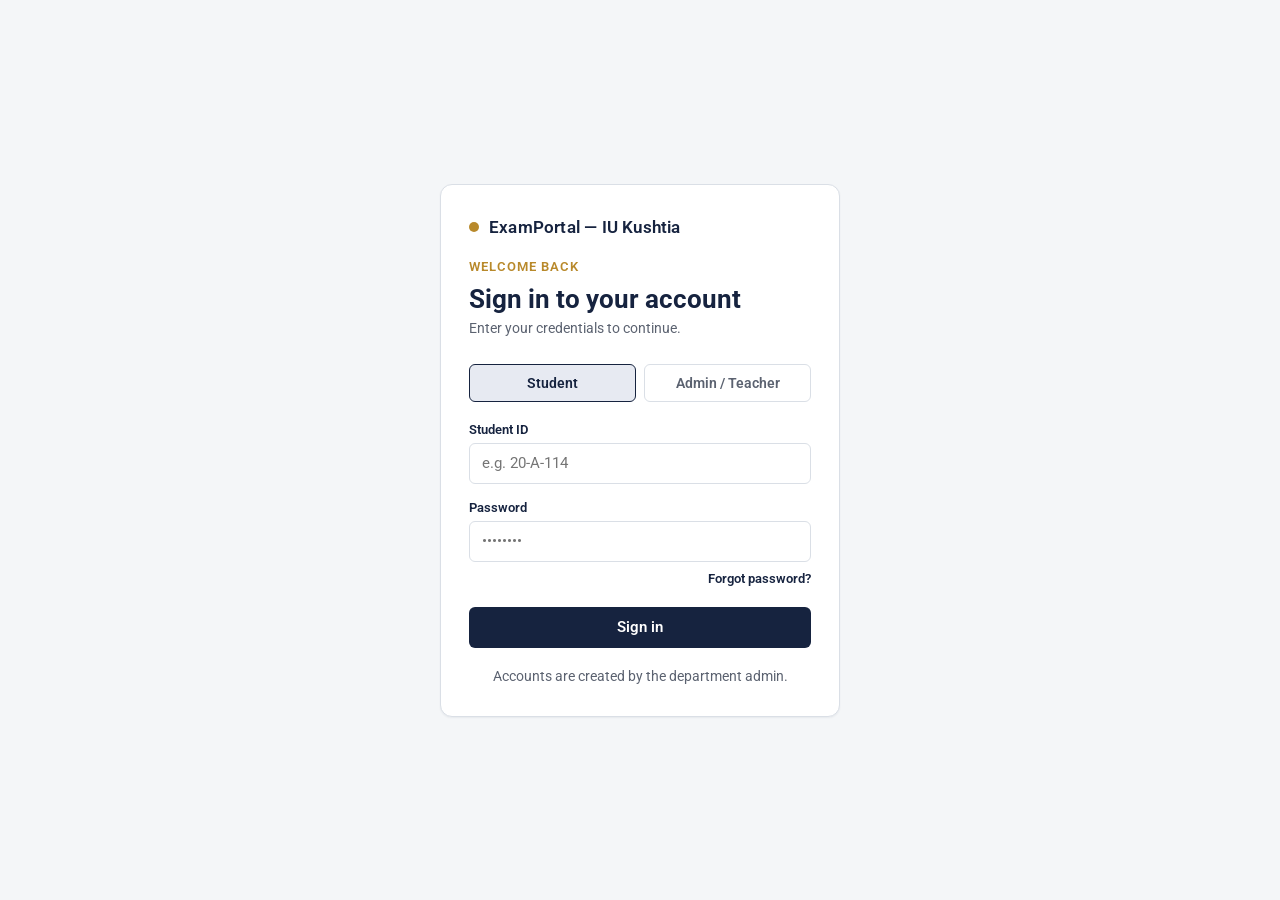
<file: index.html>
<!DOCTYPE html>
<html lang="en">
<head>
  <meta charset="UTF-8">
  <meta http-equiv="refresh" content="0; url=login.html">
  <title>ExamPortal</title>
  <link rel="canonical" href="login.html">
  <script>location.replace('login.html');</script>
</head>
<body>
  <p>Redirecting to <a href="login.html">sign in</a>…</p>
</body>
</html>
</file>
<file: assets/css/style.css>
/* ============================================================
   Online Exam Management System - Shared Styles
   ============================================================ */

@import url('https://fonts.googleapis.com/css2?family=Roboto:ital,wght@0,400;0,500;0,600;0,700;1,500&family=IBM+Plex+Mono:wght@500;600&display=swap');

:root {
  --navy: #16233F;
  --navy-light: #22345C;
  --navy-pale: #E7EAF2;
  --paper: #F4F6F8;
  --card: #FFFFFF;
  --ink: #1F2430;
  --ink-soft: #5B6270;
  --line: #DADFE6;
  --gold: #B8892B;
  --gold-light: #F1E4C6;
  --green: #2F7D5A;
  --green-pale: #E4F1EA;
  --red: #ff0000;
  --red-pale: #ffe6e6;

  --radius: 8px;
  --shadow-sm: 0 1px 2px rgba(22, 35, 63, 0.06);
  --shadow-md: 0 4px 16px rgba(22, 35, 63, 0.10);
}

* { box-sizing: border-box; }

body {
  margin: 0;
  font-family: 'Roboto', system-ui, sans-serif;
  background: var(--paper);
  color: var(--ink);
  -webkit-font-smoothing: antialiased;
}

h1, h2, h3, .display {
  font-family: 'Roboto', Georgia, serif;
  color: var(--navy);
  margin: 0;
}

a { color: inherit; text-decoration: none; }

button {
  font-family: inherit;
  cursor: pointer;
  border: none;
}

/* -------------------- Layout shells -------------------- */

.auth-shell {
  min-height: 100vh;
  display: flex;
  align-items: center;
  justify-content: center;
  padding: 40px 24px;
  background:
    radial-gradient(ellipse at top, rgba(22, 35, 63, 0.06), transparent 55%),
    var(--bg);
}

.auth-side { display: none !important; }

.auth-main {
  display: flex;
  align-items: center;
  justify-content: center;
  width: 100%;
  max-width: 420px;
  padding: 0;
}

.auth-card {
  width: 100%;
  max-width: 400px;
  background: var(--card);
  border: 1px solid var(--line);
  border-radius: 12px;
  padding: 32px 28px;
  box-shadow: var(--shadow-sm);
}

.auth-card .brand-mark {
  margin-bottom: 22px;
  color: var(--navy);
  font-size: 17px;
}

.brand-mark {
  display: flex;
  align-items: center;
  gap: 10px;
  font-family: 'Roboto', serif;
  font-weight: 600;
  font-size: 18px;
  letter-spacing: 0.2px;
}

.brand-mark .dot {
  width: 10px;
  height: 10px;
  border-radius: 50%;
  background: var(--gold);
}

.step { display: none; }
.step.active { display: block; }


.auth-card .eyebrow {
  font-size: 12.5px;
  font-weight: 600;
  letter-spacing: 0.08em;
  text-transform: uppercase;
  color: var(--gold);
  margin-bottom: 10px;
}

.auth-card h1 { font-size: 26px; margin-bottom: 6px; }
.auth-card .hint { color: var(--ink-soft); font-size: 14px; margin-bottom: 28px; }

.field { margin-bottom: 16px; }

.field label {
  display: block;
  font-size: 13px;
  font-weight: 600;
  color: var(--navy);
  margin-bottom: 6px;
}

.field input, .field select, .field textarea {
  width: 100%;
  padding: 11px 12px;
  border: 1px solid var(--line);
  border-radius: 6px;
  font-size: 14.5px;
  font-family: inherit;
  background: var(--card);
  color: var(--ink);
}

.field input:focus, .field select:focus, .field textarea:focus,
button:focus-visible, .tab:focus-visible, .role-option:focus-visible {
  outline: 2px solid var(--navy-light);
  outline-offset: 2px;
}

.role-toggle {
  display: grid;
  grid-template-columns: 1fr 1fr;
  gap: 8px;
  margin-bottom: 20px;
}

.role-option {
  border: 1px solid var(--line);
  border-radius: 6px;
  padding: 10px;
  text-align: center;
  font-size: 13.5px;
  font-weight: 600;
  color: var(--ink-soft);
  background: var(--card);
}

.role-option.active {
  border-color: var(--navy);
  background: var(--navy-pale);
  color: var(--navy);
}

.btn-primary {
  width: 100%;
  padding: 12px;
  background: var(--navy);
  color: #fff;
  border-radius: 6px;
  font-weight: 600;
  font-size: 14.5px;
  transition: background 0.15s ease;
}
.btn-primary:hover { background: var(--navy-light); }

.btn-secondary {
  padding: 10px 16px;
  background: var(--card);
  border: 1px solid var(--line);
  border-radius: 6px;
  font-weight: 600;
  font-size: 13.5px;
  color: var(--navy);
}
.btn-secondary:hover { border-color: var(--navy); }

.btn-ghost {
  background: transparent;
  color: var(--ink-soft);
  font-size: 13px;
  padding: 6px 8px;
}

.form-foot {
  margin-top: 20px;
  font-size: 13.5px;
  color: var(--ink-soft);
  text-align: center;
}
.form-foot a { color: var(--navy); font-weight: 600; }

.error-text {
  font-size: 12.5px;
  color: var(--red);
  margin-top: -10px;
  margin-bottom: 14px;
  display: none;
}
.error-text.show { display: block; }

/* -------------------- App shell (dashboards) -------------------- */

.app-shell {
  display: grid;
  grid-template-columns: 232px 1fr;
  height: 100vh;
  overflow: hidden;
}

@media (max-width: 860px) {
  .app-shell { grid-template-columns: 1fr; height: auto; overflow: visible; }
  .sidebar { display: none; }
}

.sidebar {
  background: var(--navy);
  color: #fff;
  padding: 24px 16px;
  display: flex;
  flex-direction: column;
  height: 100vh;
  overflow-y: auto;
}

.sidebar .brand-mark { padding: 0 8px 24px; color: #fff; }

.side-label {
  font-size: 11px;
  letter-spacing: 0.08em;
  text-transform: uppercase;
  color: rgba(255,255,255,0.4);
  padding: 0 8px;
  margin: 18px 0 8px;
}

.side-link {
  display: flex;
  align-items: center;
  gap: 10px;
  padding: 10px 10px;
  border-radius: 6px;
  font-size: 14px;
  color: rgba(255,255,255,0.78);
  margin-bottom: 2px;
  cursor: pointer;
}

.side-link .ico {
  width: 18px; height: 18px;
  display: inline-flex;
  align-items: center;
  justify-content: center;
  font-size: 13px;
  color: #fff;
  opacity: 0.75;
}

.side-link:hover .ico, .side-link.active .ico { opacity: 1; }

.side-link:hover { background: rgba(255,255,255,0.06); color: #fff; }
.side-link.active {
  background: rgba(255,255,255,0.10);
  color: #fff;
  box-shadow: inset 3px 0 0 var(--gold);
}

.sidebar .user-card {
  margin-top: auto;
  padding: 12px;
  background: rgba(255,255,255,0.06);
  border-radius: 8px;
  font-size: 13px;
}
.sidebar .user-card .name { font-weight: 600; margin-bottom: 2px; }
.sidebar .user-card .role { color: rgba(255,255,255,0.5); font-size: 12px; }
.sidebar .logout-link { color: rgba(255,255,255,0.55); font-size: 12.5px; margin-top: 8px; display: inline-block; }
.sidebar .logout-link:hover { color: #fff; }

.main {
  display: flex;
  flex-direction: column;
  max-width: none;
  width: 100%;
  height: 100vh;
  overflow: hidden;
  padding: 0;
}

.main-content {
  flex: 1;
  overflow-y: auto;
  padding: 24px 36px 60px;
  max-width: 1180px;
  width: 100%;
}

@media (max-width: 860px) {
  .main { height: auto; overflow-y: visible; }
  .main-content { overflow-y: visible; }
}

.app-top-header {
  display: flex;
  align-items: center;
  justify-content: space-between;
  gap: 16px;
  padding: 14px 28px;
  background: #fff;
  border-bottom: 1px solid var(--line);
  position: sticky;
  top: 0;
  z-index: 10;
  flex-shrink: 0;
}

.header-breadcrumb {
  display: flex;
  align-items: center;
  gap: 8px;
  font-size: 14px;
  min-width: 0;
}

.crumb-root {
  color: var(--ink-soft);
  white-space: nowrap;
}

.crumb-sep {
  color: var(--ink-soft);
  opacity: 0.6;
}

.crumb-current {
  color: var(--ink);
  font-weight: 700;
  white-space: nowrap;
  overflow: hidden;
  text-overflow: ellipsis;
}

.header-right {
  display: flex;
  align-items: center;
  gap: 12px;
  margin-left: auto;
  flex-shrink: 0;
}

.header-profile-chip {
  display: inline-flex;
  align-items: center;
  gap: 10px;
  border: 0;
  background: transparent;
  cursor: pointer;
  padding: 4px 6px 4px 4px;
  border-radius: 999px;
  text-align: left;
}

.header-profile-chip:hover {
  background: var(--navy-pale);
}

.header-profile-text {
  display: flex;
  flex-direction: column;
  line-height: 1.25;
  max-width: 180px;
}

.header-profile-name {
  font-size: 13.5px;
  font-weight: 700;
  color: var(--ink);
  white-space: nowrap;
  overflow: hidden;
  text-overflow: ellipsis;
}

.header-profile-meta {
  font-size: 12px;
  color: var(--ink-soft);
  white-space: nowrap;
  overflow: hidden;
  text-overflow: ellipsis;
}

@media (max-width: 640px) {
  .header-profile-text { display: none; }
  .app-top-header { padding: 12px 16px; }
  .main-content { padding: 20px 16px 48px; }
}

.page-title-block {
  margin-bottom: 20px;
}
.page-title-block h1 {
  font-size: 22px;
  margin: 0 0 4px;
  color: var(--navy);
}
.page-title-block p {
  margin: 0;
  font-size: 14px;
  color: var(--ink-soft);
}

.content-toolbar {
  display: flex;
  align-items: center;
  justify-content: flex-end;
  gap: 10px;
  margin-bottom: 18px;
  min-height: 40px;
}

.content-toolbar.with-title {
  justify-content: space-between;
  gap: 16px;
}

.content-toolbar .page-title-block {
  margin-bottom: 0;
  flex: 1;
  min-width: 0;
}

.topbar {
  display: flex;
  align-items: center;
  justify-content: space-between;
  margin-bottom: 24px;
  flex-wrap: wrap;
  gap: 12px;
}

.topbar h1 { font-size: 24px; }
.topbar .sub { color: var(--ink-soft); font-size: 14px; margin-top: 4px; }

.app-header-main { flex: 1; min-width: 180px; }

.app-header-actions {
  display: flex;
  align-items: center;
  gap: 10px;
  margin-left: auto;
}

.topbar-cta { margin-left: 12px; }

.notif-wrap { position: relative; }

.notif-btn {
  position: relative;
  width: 40px;
  height: 40px;
  border-radius: 50%;
  border: 1px solid var(--line);
  background: #fff;
  color: var(--navy);
  display: inline-flex;
  align-items: center;
  justify-content: center;
  cursor: pointer;
}

.notif-btn:hover { background: var(--navy-pale); }

.notif-badge {
  position: absolute;
  top: -2px;
  right: -2px;
  min-width: 18px;
  height: 18px;
  padding: 0 5px;
  border-radius: 999px;
  background: #ff0000;
  color: #fff;
  font-size: 10px;
  font-weight: 700;
  display: inline-flex;
  align-items: center;
  justify-content: center;
  line-height: 1;
}

.notif-modal-list {
  max-height: 360px;
  overflow: auto;
  margin: 0 -6px;
  padding: 4px 0 8px;
}

.notif-modal-list .notif-item {
  border-radius: 8px;
  border-bottom: 0;
  margin-bottom: 4px;
}

.notif-dropdown {
  display: none !important;
}

.notif-empty {
  padding: 18px 16px;
  color: var(--ink-soft);
  font-size: 13px;
  text-align: center;
}

.notif-item {
  display: block;
  width: 100%;
  text-align: left;
  padding: 12px 14px;
  border: 0;
  border-bottom: 1px solid var(--line);
  background: #fff;
  cursor: pointer;
}

.notif-item:last-child { border-bottom: 0; }
.notif-item.unread { background: #f8fafc; }
.notif-item:hover { background: var(--navy-pale); }
.notif-item .notif-title { font-size: 13px; font-weight: 600; color: var(--ink); margin-bottom: 3px; }
.notif-item .notif-body { font-size: 12px; color: var(--ink-soft); line-height: 1.45; }
.notif-item .notif-time { font-size: 11px; color: var(--ink-soft); margin-top: 4px; }

.profile-avatar-btn {
  width: 38px;
  height: 38px;
  border-radius: 50%;
  border: 2px solid var(--line);
  background: var(--navy);
  color: #fff;
  font-size: 12px;
  font-weight: 700;
  display: inline-flex;
  align-items: center;
  justify-content: center;
  overflow: hidden;
  flex-shrink: 0;
}

.profile-avatar-btn img {
  width: 100%;
  height: 100%;
  object-fit: cover;
}

.profile-modal-head {
  display: flex;
  align-items: center;
  gap: 14px;
  margin-bottom: 16px;
}

.profile-modal-head .avatar-circle {
  width: 56px;
  height: 56px;
  font-size: 18px;
}

.tabs {
  display: flex;
  gap: 4px;
  border-bottom: 1px solid var(--line);
  margin-bottom: 24px;
  overflow-x: auto;
}

.tab {
  padding: 10px 16px;
  font-size: 13.5px;
  font-weight: 600;
  color: var(--ink-soft);
  border-bottom: 2px solid transparent;
  background: transparent;
  white-space: nowrap;
}
.tab.active { color: var(--navy); border-bottom-color: var(--gold); }

.tab-panel { display: none; }
.tab-panel.active { display: block; }

.stat-row {
  display: grid;
  grid-template-columns: repeat(auto-fit, minmax(180px, 1fr));
  gap: 14px;
  margin-bottom: 26px;
}

.stat-card {
  background: var(--card);
  border: 1px solid var(--line);
  border-radius: var(--radius);
  padding: 16px 18px;
}
.stat-card .num { font-family: 'Roboto', serif; font-size: 26px; color: var(--navy); font-weight: 600; }
.stat-card .label { font-size: 12.5px; color: var(--ink-soft); margin-top: 2px; }

.card {
  background: var(--card);
  border: 1px solid var(--line);
  border-radius: var(--radius);
  box-shadow: var(--shadow-sm);
}

.card-head {
  padding: 16px 20px;
  border-bottom: 1px solid var(--line);
  display: flex;
  align-items: center;
  justify-content: space-between;
  gap: 10px;
  flex-wrap: wrap;
}
.card-head h3 { font-size: 16px; }
.card-body { padding: 18px 20px; }

/* -------------------- Tables -------------------- */

table { width: 100%; border-collapse: collapse; font-size: 13.5px; }
th {
  text-align: left;
  font-size: 11.5px;
  letter-spacing: 0.05em;
  text-transform: uppercase;
  color: var(--ink-soft);
  padding: 10px 12px;
  border-bottom: 1px solid var(--line);
}
td { padding: 12px; border-bottom: 1px solid var(--line); vertical-align: middle; }
tr:last-child td { border-bottom: none; }

/* -------------------- Stamp / status badge (signature element) -------------------- */

.stamp {
  display: inline-flex;
  align-items: center;
  gap: 5px;
  font-family: 'IBM Plex Mono', monospace;
  font-size: 10.5px;
  font-weight: 600;
  letter-spacing: 0.06em;
  text-transform: uppercase;
  padding: 4px 9px;
  border-radius: 3px;
  border: 1.5px solid currentColor;
  transform: rotate(-1.2deg);
}
.stamp.live { color: var(--green); background: var(--green-pale); }
.stamp.upcoming { color: var(--gold); background: var(--gold-light); }
.stamp.closed { color: #ff0000; background: var(--red-pale); border-color: #ff0000; }
.stamp.missed { color: #ff0000; background: var(--red-pale); border-color: #ff0000; }
.stamp.draft { color: var(--ink-soft); background: var(--navy-pale); border-color: var(--ink-soft); }

.stamp::before { content: "●"; font-size: 7px; }

/* -------------------- Buttons in tables -------------------- */

.row-actions { display: flex; gap: 6px; }
.icon-btn {
  width: 30px; height: 30px;
  display: inline-flex;
  align-items: center;
  justify-content: center;
  border: 1px solid var(--line);
  border-radius: 6px;
  background: var(--card);
  color: var(--ink-soft);
  font-size: 14px;
}
.icon-btn:hover { border-color: var(--navy); color: var(--navy); }
.icon-btn.danger { border-color: var(--red); color: var(--red); }
.icon-btn.danger:hover { background: var(--red-pale); }

/* -------------------- Question builder -------------------- */

.q-block {
  border: 1px solid var(--line);
  border-radius: var(--radius);
  padding: 16px 18px;
  margin-bottom: 14px;
  position: relative;
}
.q-block .q-num {
  font-family: 'IBM Plex Mono', monospace;
  font-size: 12px;
  color: var(--gold);
  font-weight: 600;
  margin-bottom: 8px;
  display: block;
}
.opt-row {
  display: flex;
  align-items: center;
  gap: 10px;
  margin-bottom: 8px;
}
.opt-row input[type="text"] {
  flex: 1;
  padding: 9px 11px;
  border: 1px solid var(--line);
  border-radius: 6px;
  font-size: 13.5px;
}
.opt-bubble {
  width: 22px; height: 22px;
  border-radius: 50%;
  border: 2px solid var(--line);
  flex-shrink: 0;
  cursor: pointer;
  position: relative;
}
.opt-row input[type="radio"] { display: none; }
.opt-row input[type="radio"]:checked + .opt-bubble {
  border-color: var(--green);
  background: var(--green);
}
.opt-row input[type="radio"]:checked + .opt-bubble::after {
  content: "✓";
  color: #fff;
  font-size: 12px;
  position: absolute;
  inset: 0;
  display: flex;
  align-items: center;
  justify-content: center;
}

/* -------------------- Exam-taking bubble sheet -------------------- */

.omr-option {
  display: flex;
  align-items: center;
  gap: 12px;
  padding: 11px 14px;
  border: 1px solid var(--line);
  border-radius: 7px;
  margin-bottom: 9px;
  cursor: pointer;
  transition: border-color .12s ease, background .12s ease;
}
.omr-option:hover { border-color: var(--navy-light); }
.omr-option input[type="radio"] { display: none; }

.omr-letter {
  width: 26px; height: 26px;
  border: 1.5px solid var(--line);
  border-radius: 50%;
  display: flex;
  align-items: center;
  justify-content: center;
  font-family: 'IBM Plex Mono', monospace;
  font-size: 12px;
  font-weight: 600;
  color: var(--ink-soft);
  flex-shrink: 0;
}
.omr-option input:checked ~ .omr-letter {
  background: var(--navy);
  border-color: var(--navy);
  color: #fff;
}
.omr-option input:checked ~ .omr-text { color: var(--navy); font-weight: 600; }
.omr-option:has(input:checked) { border-color: var(--navy); background: var(--navy-pale); }

.exam-timer {
  font-family: 'IBM Plex Mono', monospace;
  font-size: 20px;
  font-weight: 600;
  color: var(--navy);
  padding: 8px 16px;
  border: 1.5px solid var(--line);
  border-radius: 7px;
  background: var(--card);
}
.exam-timer.low { color: var(--red); border-color: var(--red); background: var(--red-pale); }

.jump-grid {
  display: grid;
  grid-template-columns: repeat(5, 1fr);
  gap: 7px;
}
.jump-cell {
  aspect-ratio: 1;
  border: 1px solid var(--line);
  border-radius: 5px;
  background: var(--card);
  font-family: 'IBM Plex Mono', monospace;
  font-size: 12.5px;
  font-weight: 600;
  color: var(--ink-soft);
  display: flex;
  align-items: center;
  justify-content: center;
}
.jump-cell.answered { background: var(--navy-pale); border-color: var(--navy-light); color: var(--navy); }
.jump-cell.current { background: var(--navy); border-color: var(--navy); color: #fff; }

.progress-track {
  height: 5px;
  background: var(--navy-pale);
  border-radius: 3px;
  overflow: hidden;
  margin-top: 10px;
}
.progress-fill { height: 100%; background: var(--gold); border-radius: 3px; }

/* -------------------- Result page -------------------- */

.score-ring-wrap {
  display: flex;
  align-items: center;
  gap: 26px;
  flex-wrap: wrap;
}

.score-num {
  font-family: 'Roboto', serif;
  font-size: 44px;
  font-weight: 700;
  color: var(--navy);
}
.score-total { font-size: 16px; color: var(--ink-soft); font-weight: 500; }

.review-row {
  display: flex;
  gap: 10px;
  padding: 12px 0;
  border-bottom: 1px solid var(--line);
  font-size: 13.5px;
}
.review-row:last-child { border-bottom: none; }
.review-mark {
  width: 20px; height: 20px;
  border-radius: 50%;
  flex-shrink: 0;
  display: flex;
  align-items: center;
  justify-content: center;
  font-size: 11px;
  font-weight: 700;
  color: #fff;
  margin-top: 1px;
}
.review-mark.correct { background: var(--green); }
.review-mark.wrong { background: var(--red); }

.badge {
  font-size: 11px;
  font-weight: 600;
  padding: 3px 8px;
  border-radius: 4px;
  background: var(--navy-pale);
  color: var(--navy);
}

.empty-state {
  text-align: center;
  padding: 46px 20px;
  color: var(--ink-soft);
}
.empty-state .glyph { font-size: 28px; margin-bottom: 10px; }
.empty-state h4 { color: var(--navy); font-size: 15px; margin-bottom: 4px; }
.empty-state p { font-size: 13.5px; margin: 0; }

/* -------------------- Profile page -------------------- */

.profile-head {
  display: flex;
  align-items: center;
  gap: 20px;
  flex-wrap: wrap;
}

.avatar-circle {
  width: 68px; height: 68px;
  border-radius: 50%;
  background: var(--navy);
  color: #fff;
  display: flex;
  align-items: center;
  justify-content: center;
  font-family: 'Roboto', serif;
  font-size: 24px;
  font-weight: 700;
  flex-shrink: 0;
  overflow: hidden;
  position: relative;
}
.avatar-circle img,
.profile-avatar-btn img {
  width: 100%;
  height: 100%;
  object-fit: cover;
  display: block;
}

.avatar-edit-wrap {
  display: flex;
  flex-direction: column;
  align-items: flex-start;
  gap: 10px;
}
.avatar-edit-actions {
  display: flex;
  flex-wrap: wrap;
  gap: 8px;
  align-items: center;
}
.avatar-edit-actions input[type="file"] {
  display: none;
}
.avatar-hint {
  font-size: 12px;
  color: var(--ink-soft);
}

.info-grid {
  display: grid;
  grid-template-columns: repeat(auto-fit, minmax(200px, 1fr));
  gap: 18px;
  margin-top: 22px;
}

.info-item .label {
  font-size: 11.5px;
  letter-spacing: 0.05em;
  text-transform: uppercase;
  color: var(--ink-soft);
  margin-bottom: 4px;
}
.info-item .value { font-size: 14.5px; font-weight: 600; color: var(--ink); }

.sidebar .user-card { cursor: pointer; }
.sidebar .user-card:hover { background: rgba(255,255,255,0.10); }

.modal-overlay {
  position: fixed; inset: 0;
  background: rgba(22,35,63,0.45);
  display: none;
  align-items: center;
  justify-content: center;
  z-index: 50;
  padding: 20px;
}
.modal-overlay.open { display: flex; }
.modal {
  background: #fff;
  border-radius: 12px;
  max-width: 480px;
  width: 100%;
  padding: 0;
  box-shadow: var(--shadow-md);
  overflow: hidden;
}
.modal-header {
  display: flex;
  align-items: center;
  justify-content: space-between;
  gap: 12px;
  padding: 18px 22px 0;
}
.modal-header h3 {
  font-size: 17px;
  margin: 0;
  font-weight: 700;
  color: var(--ink);
}
.modal > h3:first-child {
  padding: 18px 22px 0;
  font-size: 17px;
  margin: 0 0 8px;
}
.modal-body,
.modal > form,
.modal > p,
.modal > div:not(.modal-header):not(.modal-actions) {
  padding-left: 22px;
  padding-right: 22px;
}
.modal > p {
  padding-top: 0;
  font-size: 13.5px;
  color: var(--ink-soft);
  line-height: 1.6;
  margin: 0 0 18px;
}
.modal > form {
  padding-top: 8px;
  padding-bottom: 4px;
}
.modal-close {
  width: 32px;
  height: 32px;
  border: 0;
  border-radius: 50%;
  background: #ffe6e6;
  color: #ff0000;
  font-size: 20px;
  line-height: 1;
  cursor: pointer;
  display: inline-flex;
  align-items: center;
  justify-content: center;
  flex-shrink: 0;
}
.modal-close:hover {
  background: #ff0000;
  color: #fff;
}

.modal.modal-xl {
  max-width: 720px;
  max-height: 90vh;
  display: flex;
  flex-direction: column;
  overflow: hidden;
}
.modal.modal-xl > div[style*="padding"],
.modal.modal-xl .modal-scroll {
  overflow-y: auto;
  flex: 1;
  min-height: 0;
  scrollbar-width: none; /* Firefox */
  -ms-overflow-style: none; /* IE/Edge legacy */
}
.modal.modal-xl > div[style*="padding"]::-webkit-scrollbar,
.modal.modal-xl .modal-scroll::-webkit-scrollbar {
  width: 0;
  height: 0;
  display: none; /* Chrome/Safari/Edge */
}
.btn-danger:hover,
.btn-primary.btn-danger:hover {
  background: #cc0000;
  color: #fff;
}
.modal .modal-actions {
  display: flex;
  gap: 10px;
  justify-content: flex-end;
  padding: 16px 22px 20px;
  margin-top: 4px;
}
</file>
